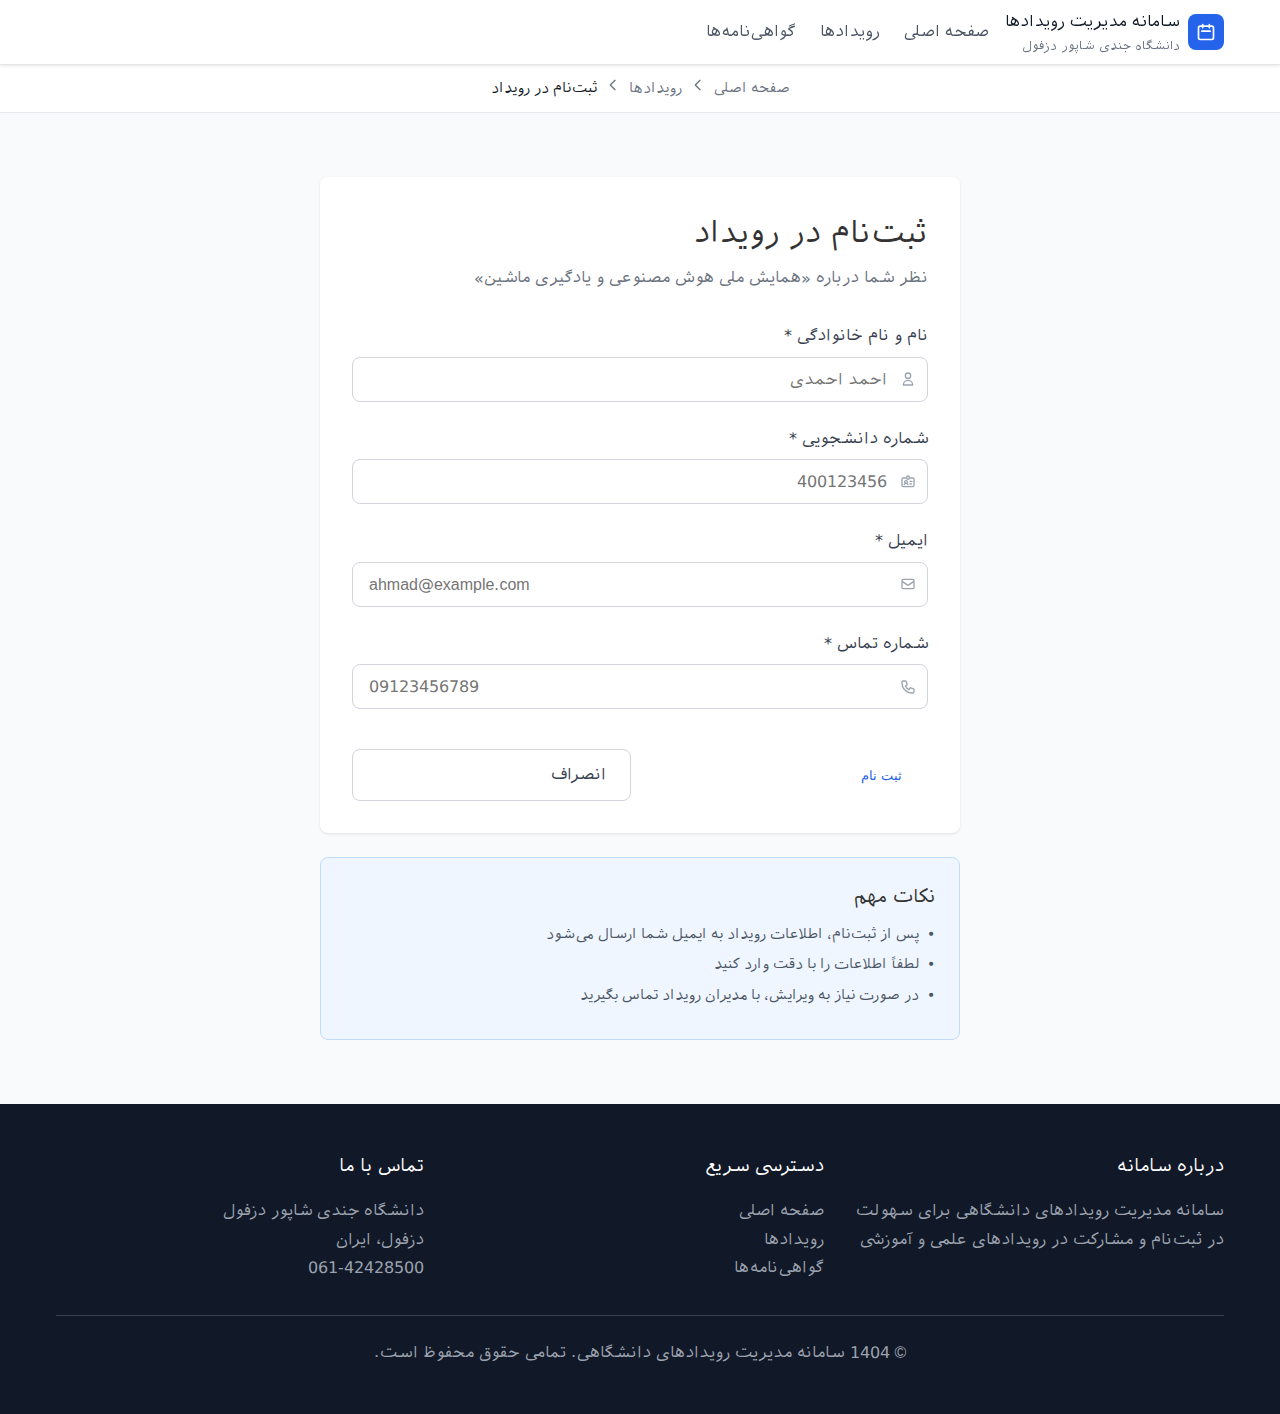
<file: register.html>
<!DOCTYPE html>
<html lang="fa" dir="rtl">
<head>
    <meta charset="UTF-8">
    <meta name="viewport" content="width=device-width, initial-scale=1.0">
    <title>ثبت‌نام - سامانه مدیریت رویدادهای دانشگاهی</title>
    <link rel="stylesheet" href="style.css?v=2">
</head>
<body>
    <!-- Header -->
    <header>
        <div class="container">
            <div class="header-content">
                <div class="flex align-center gap-2">
                    <a href="index.html" class="logo-section">
                        <div class="logo-icon">
                            <svg xmlns="http://www.w3.org/2000/svg" fill="none" viewBox="0 0 24 24" stroke="currentColor">
                                <path stroke-linecap="round" stroke-linejoin="round" stroke-width="2" d="M8 7V3m8 4V3m-9 8h10M5 21h14a2 2 0 002-2V7a2 2 0 00-2-2H5a2 2 0 00-2 2v12a2 2 0 002 2z" />
                            </svg>
                        </div>
                        <div class="logo-text">
                            <h1>سامانه مدیریت رویدادها</h1>
                            <p>دانشگاه جندی شاپور دزفول</p>
                        </div>
                    </a>

                    <nav>
                        <a href="index.html">صفحه اصلی</a>
                        <a href="events.html">رویدادها</a>
                        <a href="certificate.html">گواهی‌نامه‌ها</a>
                    </nav>
                </div>

                <button class="mobile-menu-btn">
                    <svg xmlns="http://www.w3.org/2000/svg" fill="none" viewBox="0 0 24 24" stroke="currentColor" width="24" height="24">
                        <path stroke-linecap="round" stroke-linejoin="round" stroke-width="2" d="M4 6h16M4 12h16M4 18h16" />
                    </svg>
                </button>
            </div>
        </div>
    </header>

    <!-- Breadcrumb -->
    <nav class="breadcrumb">
        <div class="container">
            <ul class="breadcrumb-list">
                <li><a href="index.html">صفحه اصلی</a></li>
                <li>
                    <svg xmlns="http://www.w3.org/2000/svg" fill="none" viewBox="0 0 24 24" stroke="currentColor" width="16" height="16">
                        <path stroke-linecap="round" stroke-linejoin="round" stroke-width="2" d="M15 19l-7-7 7-7" />
                    </svg>
                </li>
                <li><a href="events.html">رویدادها</a></li>
                <li>
                    <svg xmlns="http://www.w3.org/2000/svg" fill="none" viewBox="0 0 24 24" stroke="currentColor" width="16" height="16">
                        <path stroke-linecap="round" stroke-linejoin="round" stroke-width="2" d="M15 19l-7-7 7-7" />
                    </svg>
                </li>
                <li class="active">ثبت‌نام در رویداد</li>
            </ul>
        </div>
    </nav>

    <!-- Registration Form -->
    <section>
        <div class="container">
            <div style="max-width: 40rem; margin: 0 auto;">
                <article class="card" style="padding: 2rem;">
                    <div style="margin-bottom: 2rem;">
                        <h2 style="font-size: 1.875rem; margin-bottom: 0.5rem;">ثبت‌نام در رویداد</h2>
                        <p style="color: #6b7280;">
                            نظر شما درباره «همایش ملی هوش مصنوعی و یادگیری ماشین»
                        </p>
                    </div>

                    <form action="#" method="post">
                        <div class="form-group">
                            <label for="name" class="form-label">نام و نام خانوادگی *</label>
                            <div style="position: relative;">
                                <svg style="position: absolute; right: 0.75rem; top: 50%; transform: translateY(-50%); color: #9ca3af;" xmlns="http://www.w3.org/2000/svg" fill="none" viewBox="0 0 24 24" stroke="currentColor" width="16" height="16">
                                    <path stroke-linecap="round" stroke-linejoin="round" stroke-width="2" d="M16 7a4 4 0 11-8 0 4 4 0 018 0zM12 14a7 7 0 00-7 7h14a7 7 0 00-7-7z" />
                                </svg>
                                <input type="text" id="name" name="name" class="form-input" placeholder="احمد احمدی" style="padding-right: 2.5rem;" required>
                            </div>
                        </div>

                        <div class="form-group">
                            <label for="studentId" class="form-label">شماره دانشجویی *</label>
                            <div style="position: relative;">
                                <svg style="position: absolute; right: 0.75rem; top: 50%; transform: translateY(-50%); color: #9ca3af;" xmlns="http://www.w3.org/2000/svg" fill="none" viewBox="0 0 24 24" stroke="currentColor" width="16" height="16">
                                    <path stroke-linecap="round" stroke-linejoin="round" stroke-width="2" d="M10 6H5a2 2 0 00-2 2v9a2 2 0 002 2h14a2 2 0 002-2V8a2 2 0 00-2-2h-5m-4 0V5a2 2 0 114 0v1m-4 0a2 2 0 104 0m-5 8a2 2 0 100-4 2 2 0 000 4zm0 0c1.306 0 2.417.835 2.83 2M9 14a3.001 3.001 0 00-2.83 2M15 11h3m-3 4h2" />
                                </svg>
                                <input type="text" id="studentId" name="studentId" class="form-input" placeholder="400123456" style="padding-right: 2.5rem;" required>
                            </div>
                        </div>

                        <div class="form-group">
                            <label for="email" class="form-label">ایمیل *</label>
                            <div style="position: relative;">
                                <svg style="position: absolute; right: 0.75rem; top: 50%; transform: translateY(-50%); color: #9ca3af;" xmlns="http://www.w3.org/2000/svg" fill="none" viewBox="0 0 24 24" stroke="currentColor" width="16" height="16">
                                    <path stroke-linecap="round" stroke-linejoin="round" stroke-width="2" d="M3 8l7.89 5.26a2 2 0 002.22 0L21 8M5 19h14a2 2 0 002-2V7a2 2 0 00-2-2H5a2 2 0 00-2 2v10a2 2 0 002 2z" />
                                </svg>
                                <input type="email" id="email" name="email" class="form-input" placeholder="ahmad@example.com" style="padding-right: 2.5rem; direction: ltr; text-align: left;" required>
                            </div>
                        </div>

                        <div class="form-group">
                            <label for="phone" class="form-label">شماره تماس *</label>
                            <div style="position: relative;">
                                <svg style="position: absolute; right: 0.75rem; top: 50%; transform: translateY(-50%); color: #9ca3af;" xmlns="http://www.w3.org/2000/svg" fill="none" viewBox="0 0 24 24" stroke="currentColor" width="16" height="16">
                                    <path stroke-linecap="round" stroke-linejoin="round" stroke-width="2" d="M3 5a2 2 0 012-2h3.28a1 1 0 01.948.684l1.498 4.493a1 1 0 01-.502 1.21l-2.257 1.13a11.042 11.042 0 005.516 5.516l1.13-2.257a1 1 0 011.21-.502l4.493 1.498a1 1 0 01.684.949V19a2 2 0 01-2 2h-1C9.716 21 3 14.284 3 6V5z" />
                                </svg>
                                <input type="tel" id="phone" name="phone" class="form-input" placeholder="09123456789" style="padding-right: 2.5rem; direction: ltr; text-align: left;" required>
                            </div>
                        </div>

                        <div style="display: flex; gap: 1rem; padding-top: 1rem;">
                            <button type="submit" class="btn btn-primary" style="flex: 1;">
                                ثبت نام
                            </button>
                            <a href="event-detail.html" class="btn btn-outline" style="flex: 1; text-decoration: none;">
                                انصراف
                            </a>
                        </div>
                    </form>
                </article>

                <!-- Info Box -->
                <div class="info-card">
                    <h3>نکات مهم</h3>
                    <ul>
                        <li>
                            <span>•</span>
                            <span>پس از ثبت‌نام، اطلاعات رویداد به ایمیل شما ارسال می‌شود</span>
                        </li>
                        <li>
                            <span>•</span>
                            <span>لطفاً اطلاعات را با دقت وارد کنید</span>
                        </li>
                        <li>
                            <span>•</span>
                            <span>در صورت نیاز به ویرایش، با مدیران رویداد تماس بگیرید</span>
                        </li>
                    </ul>
                </div>
            </div>
        </div>
    </section>

    <!-- Footer -->
    <footer>
        <div class="container">
            <div class="footer-grid">
                <div class="footer-section">
                    <h3>درباره سامانه</h3>
                    <p>سامانه مدیریت رویدادهای دانشگاهی برای سهولت در ثبت‌نام و مشارکت در رویدادهای علمی و آموزشی</p>
                </div>
                <div class="footer-section">
                    <h3>دسترسی سریع</h3>
                    <ul>
                        <li><a href="index.html">صفحه اصلی</a></li>
                        <li><a href="events.html">رویدادها</a></li>
                        <li><a href="certificate.html">گواهی‌نامه‌ها</a></li>
                    </ul>
                </div>
                <div class="footer-section">
                    <h3>تماس با ما</h3>
                    <p>
                        دانشگاه جندی شاپور دزفول<br>
                        دزفول، ایران<br>
                        061-42428500
                    </p>
                </div>
            </div>
            <div class="footer-bottom">
                © 1404 سامانه مدیریت رویدادهای دانشگاهی. تمامی حقوق محفوظ است.
            </div>
        </div>
    </footer>
</body>
</html>
</file>
<file: style.css>
/* فونت ایران‌سنس - نسخه اصلاح‌شده */
@font-face {
  font-family: 'IRANSans';
  src: url('fonts/IranianSansRegular.woff2') format('woff2');
  font-weight: 400;
  font-style: normal;
}

@font-face {
  font-family: 'IRANSans';
  src: url('fonts/IranianSansRegular.woff2') format('woff2');
  font-weight: 700;
  font-style: normal;
}

@font-face {
  font-family: 'IRANSans';
  src: url('fonts/IRANSansBold-Edit.woff2') format('woff2');
  font-weight: 300;
  font-style: normal;
}

/* ریست و تنظیمات پایه */
* {
  margin: 0;
  padding: 0;
  box-sizing: border-box;
}

body {
  font-family: 'IRANSans', sans-serif;
  direction: rtl;
  line-height: 1.6;
  color: #333;
  background-color: #f9fafb;
}

/* Container */
.container {
  max-width: 1200px;
  margin: 0 auto;
  padding: 0 1rem;
}

/* Header */
header {
  background-color: white;
  border-bottom: 1px solid #e5e7eb;
  position: sticky;
  top: 0;
  z-index: 1000;
  box-shadow: 0 1px 3px rgba(0, 0, 0, 0.1);
}

header .header-content {
  display: flex;
  justify-content: space-between;
  align-items: center;
  height: 64px;
}

.logo-section {
  display: flex;
  align-items: center;
  gap: 0.5rem;
  text-decoration: none;
  color: inherit;
}

.logo-icon {
  background-color: #2563eb;
  color: white;
  padding: 0.5rem;
  border-radius: 0.5rem;
  display: flex;
  align-items: center;
  justify-content: center;
}

.logo-icon svg {
  width: 20px;
  height: 20px;
}

.logo-text h1 {
  font-size: 1rem;
  font-weight: 700;
  color: #111827;
  margin-bottom: 0.125rem;
}

.logo-text p {
  font-size: 0.75rem;
  color: #6b7280;
}

/* Navigation */
nav {
  display: flex;
  gap: 1.5rem;
  align-items: center;
}

nav a {
  text-decoration: none;
  color: #4b5563;
  font-weight: 400;
  transition: color 0.2s;
}

nav a:hover,
nav a.active {
  color: #2563eb;
}

.mobile-menu-btn {
  display: none;
  background: none;
  border: none;
  cursor: pointer;
  padding: 0.5rem;
}

/* Hero Section */
.hero {
  background: linear-gradient(135deg, #2563eb 0%, #1e40af 50%, #1e3a8a 100%);
  color: white;
  text-align: center;
  padding: 5rem 1rem;
  position: relative;
  overflow: hidden;
}

.hero::before,
.hero::after {
  content: '';
  position: absolute;
  width: 24rem;
  height: 24rem;
  background-color: rgba(255, 255, 255, 0.1);
  border-radius: 50%;
}

.hero::before {
  top: -12rem;
  right: -12rem;
}

.hero::after {
  bottom: -12rem;
  left: -12rem;
}

.hero-content {
  position: relative;
  z-index: 1;
  max-width: 48rem;
  margin: 0 auto;
}

.hero h2 {
  font-size: 3rem;
  font-weight: 700;
  margin-bottom: 1.5rem;
}

.hero p {
  font-size: 1.25rem;
  color: #dbeafe;
  margin-bottom: 2rem;
}

.hero-buttons {
  display: flex;
  gap: 1rem;
  justify-content: center;
  flex-wrap: wrap;
}

/* Buttons */
.btn {
  display: inline-flex;
  align-items: center;
  gap: 0.5rem;
  padding: 0.75rem 1.5rem;
  border-radius: 0.5rem;
  font-weight: 500;
  text-decoration: none;
  cursor: pointer;
  transition: all 0.2s;
  border: 2px solid transparent;
}

.btn-primary {
  background-color: white;
  color: #2563eb;
}

.btn-primary:hover {
  background-color: #f3f4f6;
}

.btn-secondary {
  background-color: transparent;
  color: white;
  border-color: white;
}

.btn-secondary:hover {
  background-color: rgba(255, 255, 255, 0.1);
}

.btn-outline {
  background-color: transparent;
  border: 1px solid #d1d5db;
  color: #374151;
}

.btn-outline:hover {
  background-color: #f9fafb;
}

.btn-block {
  width: 100%;
  justify-content: center;
}

.btn:disabled {
  opacity: 0.5;
  cursor: not-allowed;
}

/* Stats Section */
.stats {
  background-color: white;
  border-bottom: 1px solid #e5e7eb;
  padding: 3rem 1rem;
}

.stats-grid {
  display: grid;
  grid-template-columns: repeat(auto-fit, minmax(200px, 1fr));
  gap: 2rem;
  text-align: center;
}

.stat-item {
  display: flex;
  flex-direction: column;
  align-items: center;
}

.stat-icon {
  width: 4rem;
  height: 4rem;
  border-radius: 1rem;
  display: flex;
  align-items: center;
  justify-content: center;
  margin-bottom: 1rem;
}

.stat-icon.blue { background-color: #3b82f6; }
.stat-icon.green { background-color: #10b981; }
.stat-icon.purple { background-color: #8b5cf6; }
.stat-icon.orange { background-color: #f59e0b; }

.stat-icon svg {
  width: 2rem;
  height: 2rem;
  color: white;
}

.stat-value {
  font-size: 2rem;
  font-weight: 700;
  margin-bottom: 0.25rem;
}

.stat-label {
  color: #6b7280;
}

/* Section */
section {
  padding: 4rem 1rem;
}

.section-header {
  text-align: center;
  margin-bottom: 3rem;
}

.section-header h2 {
  font-size: 2rem;
  font-weight: 700;
  margin-bottom: 0.75rem;
}

.section-header p {
  color: #6b7280;
  font-size: 1.125rem;
}

/* Cards */
.card {
  background-color: white;
  border-radius: 0.5rem;
  box-shadow: 0 1px 3px rgba(0, 0, 0, 0.1);
  overflow: hidden;
  transition: box-shadow 0.2s;
}

.card:hover {
  box-shadow: 0 10px 15px -3px rgba(0, 0, 0, 0.1);
}

.card-image {
  width: 100%;
  height: 12rem;
  object-fit: cover;
  position: relative;
}

.card-image img {
  width: 100%;
  height: 100%;
  object-fit: cover;
  transition: transform 0.3s;
}

.card:hover .card-image img {
  transform: scale(1.05);
}

.card-body {
  padding: 1.5rem;
}

.card-title {
  font-size: 1.25rem;
  font-weight: 600;
  margin-bottom: 0.75rem;
  color: #111827;
}

.card-text {
  color: #6b7280;
  margin-bottom: 1rem;
  font-size: 0.875rem;
}

/* Grid */
.grid {
  display: grid;
  gap: 1.5rem;
}

.grid-2 {
  grid-template-columns: repeat(2, 1fr);
}

.grid-3 {
  grid-template-columns: repeat(3, 1fr);
}

.grid-4 {
  grid-template-columns: repeat(4, 1fr);
}

/* Badge */
.badge {
  display: inline-flex;
  align-items: center;
  padding: 0.25rem 0.75rem;
  border-radius: 9999px;
  font-size: 0.875rem;
  font-weight: 500;
}

.badge-primary {
  background-color: #dbeafe;
  color: #1e40af;
}

.badge-secondary {
  background-color: #f3f4f6;
  color: #4b5563;
}

.badge-success {
  background-color: #d1fae5;
  color: #065f46;
}

.badge-warning {
  background-color: #fef3c7;
  color: #92400e;
}

.badge-danger {
  background-color: #fee2e2;
  color: #991b1b;
}

/* Event Meta */
.event-meta {
  display: flex;
  flex-direction: column;
  gap: 0.75rem;
  margin: 1rem 0;
  font-size: 0.875rem;
  color: #6b7280;
}

.event-meta-item {
  display: flex;
  align-items: center;
  gap: 0.5rem;
}

.event-meta-item svg {
  width: 1rem;
  height: 1rem;
}

/* Tags */
.tags {
  display: flex;
  flex-wrap: wrap;
  gap: 0.5rem;
  margin: 1rem 0;
}

/* Form */
.form-group {
  margin-bottom: 1.5rem;
}

.form-label {
  display: block;
  margin-bottom: 0.5rem;
  font-weight: 500;
  color: #374151;
}

.form-input,
.form-textarea,
.form-select {
  width: 100%;
  padding: 0.75rem 1rem;
  border: 1px solid #d1d5db;
  border-radius: 0.5rem;
  font-family: 'IRANSans', sans-serif;
  font-size: 1rem;
  transition: border-color 0.2s, box-shadow 0.2s;
}

.form-input:focus,
.form-textarea:focus,
.form-select:focus {
  outline: none;
  border-color: #2563eb;
  box-shadow: 0 0 0 3px rgba(37, 99, 235, 0.1);
}

.form-textarea {
  resize: vertical;
  min-height: 120px;
}

/* Search and Filter */
.search-filter {
  background-color: white;
  border-bottom: 1px solid #e5e7eb;
  padding: 1rem 0;
  position: sticky;
  top: 64px;
  z-index: 100;
}

.search-filter-content {
  display: flex;
  gap: 1rem;
  flex-wrap: wrap;
}

.search-box {
  flex: 1;
  min-width: 250px;
  position: relative;
}

.search-box input {
  padding-right: 2.5rem;
}

.search-icon {
  position: absolute;
  right: 0.75rem;
  top: 50%;
  transform: translateY(-50%);
  color: #9ca3af;
}

.filter-select {
  min-width: 200px;
}

.results-count {
  margin-top: 0.75rem;
  font-size: 0.875rem;
  color: #6b7280;
}

/* Breadcrumb */
.breadcrumb {
  background-color: white;
  border-bottom: 1px solid #e5e7eb;
  padding: 0.75rem 0;
}

.breadcrumb-list {
  display: flex;
  align-items: center;
  gap: 0.5rem;
  font-size: 0.875rem;
  color: #6b7280;
  list-style: none;
}

.breadcrumb-list a {
  color: #6b7280;
  text-decoration: none;
  transition: color 0.2s;
}

.breadcrumb-list a:hover {
  color: #2563eb;
}

.breadcrumb-list .active {
  color: #111827;
}

/* Event Detail */
.event-detail-grid {
  display: grid;
  grid-template-columns: 2fr 1fr;
  gap: 2rem;
}

.event-detail-image {
  width: 100%;
  height: 400px;
  object-fit: cover;
  border-radius: 0.5rem 0.5rem 0 0;
}

.event-detail-content {
  padding: 2rem;
}

.event-detail-title {
  font-size: 2rem;
  font-weight: 700;
  margin-bottom: 0.5rem;
}

.event-detail-subtitle {
  color: #6b7280;
  margin-bottom: 1.5rem;
  direction: ltr;
  text-align: left;
}

.event-detail-description {
  color: #4b5563;
  line-height: 1.8;
  margin: 1.5rem 0;
}

.speakers-list {
  display: flex;
  flex-wrap: wrap;
  gap: 0.75rem;
  margin-top: 1rem;
}

.speaker-item {
  display: flex;
  align-items: center;
  gap: 0.5rem;
  background-color: #f9fafb;
  padding: 0.5rem 1rem;
  border-radius: 0.5rem;
}

/* Sidebar */
.sidebar {
  position: sticky;
  top: 96px;
}

.info-card {
  background-color: #eff6ff;
  border: 1px solid #bfdbfe;
  border-radius: 0.5rem;
  padding: 1.5rem;
  margin-top: 1.5rem;
}

.info-card h3 {
  font-weight: 600;
  margin-bottom: 0.75rem;
}

.info-card ul {
  list-style: none;
  font-size: 0.875rem;
  color: #4b5563;
}

.info-card li {
  display: flex;
  gap: 0.5rem;
  margin-bottom: 0.5rem;
}

/* Progress Bar */
.progress-bar {
  width: 100%;
  height: 0.5rem;
  background-color: #e5e7eb;
  border-radius: 9999px;
  overflow: hidden;
  margin-top: 0.5rem;
}

.progress-bar-fill {
  height: 100%;
  transition: width 0.3s;
}

.progress-bar-fill.green { background-color: #10b981; }
.progress-bar-fill.orange { background-color: #f59e0b; }
.progress-bar-fill.red { background-color: #ef4444; }

/* Rating Stars */
.rating {
  display: flex;
  gap: 0.5rem;
  align-items: center;
}

.star {
  width: 2rem;
  height: 2rem;
  cursor: pointer;
  transition: transform 0.2s;
}

.star:hover {
  transform: scale(1.1);
}

.star.filled {
  color: #fbbf24;
  fill: #fbbf24;
}

.star.empty {
  color: #d1d5db;
  fill: none;
}

/* Certificate */
.certificate {
  background-color: white;
  padding: 3rem;
  border: 8px double #7c3aed;
  border-radius: 0.5rem;
  position: relative;
  aspect-ratio: 1.414;
  display: flex;
  flex-direction: column;
  align-items: center;
  justify-content: center;
  text-align: center;
  overflow: hidden;
}

.certificate::before,
.certificate::after {
  content: '';
  position: absolute;
  width: 8rem;
  height: 8rem;
  border: 4px solid #ddd6fe;
  opacity: 0.3;
}

.certificate::before {
  top: 0;
  right: 0;
  border-bottom: none;
  border-left: none;
}

.certificate::after {
  bottom: 0;
  left: 0;
  border-top: none;
  border-right: none;
}

.certificate-icon {
  background-color: #f3e8ff;
  width: 6rem;
  height: 6rem;
  border-radius: 50%;
  display: flex;
  align-items: center;
  justify-content: center;
  margin-bottom: 2rem;
}

.certificate-icon svg {
  width: 4rem;
  height: 4rem;
  color: #7c3aed;
}

.certificate-title {
  font-size: 2.5rem;
  font-weight: 700;
  color: #581c87;
  margin-bottom: 1rem;
}

.certificate-divider {
  width: 6rem;
  height: 4px;
  background-color: #7c3aed;
  margin: 1rem auto;
}

.certificate-name {
  font-size: 2rem;
  font-weight: 700;
  color: #581c87;
  padding: 1rem 0;
  border-bottom: 2px solid #ddd6fe;
  margin: 1rem 0;
}

.certificate-event {
  font-size: 1.5rem;
  color: #111827;
  margin: 1rem 0;
}

.certificate-meta {
  display: flex;
  justify-content: center;
  gap: 2rem;
  color: #6b7280;
  margin-top: 2rem;
}

.certificate-footer {
  margin-top: 3rem;
}

/* Alert */
.alert {
  padding: 1rem 1.5rem;
  border-radius: 0.5rem;
  margin-bottom: 1rem;
}

.alert-info {
  background-color: #eff6ff;
  border: 1px solid #bfdbfe;
  color: #1e40af;
}

.alert-success {
  background-color: #d1fae5;
  border: 1px solid #6ee7b7;
  color: #065f46;
}

.alert-warning {
  background-color: #fef3c7;
  border: 1px solid #fde68a;
  color: #92400e;
}

.alert-error {
  background-color: #fee2e2;
  border: 1px solid #fecaca;
  color: #991b1b;
}

/* Footer */
footer {
  background-color: #111827;
  color: white;
  padding: 3rem 1rem;
}

.footer-grid {
  display: grid;
  grid-template-columns: repeat(auto-fit, minmax(250px, 1fr));
  gap: 2rem;
  margin-bottom: 2rem;
}

.footer-section h3 {
  font-size: 1.125rem;
  margin-bottom: 1rem;
}

.footer-section p,
.footer-section ul {
  color: #9ca3af;
  line-height: 1.8;
}

.footer-section ul {
  list-style: none;
}

.footer-section a {
  color: #9ca3af;
  text-decoration: none;
  transition: color 0.2s;
}

.footer-section a:hover {
  color: white;
}

.footer-bottom {
  border-top: 1px solid #374151;
  padding-top: 1.5rem;
  text-align: center;
  color: #9ca3af;
}

/* Empty State */
.empty-state {
  text-align: center;
  padding: 4rem 1rem;
}

.empty-state-icon {
  font-size: 4rem;
  margin-bottom: 1rem;
  color: #9ca3af;
}

.empty-state h3 {
  font-size: 1.25rem;
  color: #6b7280;
  margin-bottom: 0.5rem;
}

.empty-state p {
  color: #9ca3af;
}

/* Responsive */
@media (max-width: 1024px) {
  .event-detail-grid {
    grid-template-columns: 1fr;
  }
  
  .sidebar {
    position: static;
  }
}

@media (max-width: 768px) {
  nav {
    display: none;
  }
  
  .mobile-menu-btn {
    display: block;
  }
  
  .hero h2 {
    font-size: 2rem;
  }
  
  .hero p {
    font-size: 1rem;
  }
  
  .grid-2,
  .grid-3,
  .grid-4 {
    grid-template-columns: 1fr;
  }
  
  .stats-grid {
    grid-template-columns: repeat(2, 1fr);
  }
  
  .search-filter-content {
    flex-direction: column;
  }
  
  .search-box,
  .filter-select {
    width: 100%;
    min-width: 100%;
  }
  
  .certificate {
    padding: 1.5rem;
  }
  
  .certificate-title {
    font-size: 1.5rem;
  }
  
  .certificate-name {
    font-size: 1.25rem;
  }
  
  .certificate-event {
    font-size: 1rem;
  }
}

/* Utility Classes */
.text-center { text-align: center; }
.text-right { text-align: right; }
.text-left { text-align: left; }

.mt-1 { margin-top: 0.5rem; }
.mt-2 { margin-top: 1rem; }
.mt-3 { margin-top: 1.5rem; }
.mb-1 { margin-bottom: 0.5rem; }
.mb-2 { margin-bottom: 1rem; }
.mb-3 { margin-bottom: 1.5rem; }

.p-1 { padding: 0.5rem; }
.p-2 { padding: 1rem; }
.p-3 { padding: 1.5rem; }

.gap-1 { gap: 0.5rem; }
.gap-2 { gap: 1rem; }
.gap-3 { gap: 1.5rem; }

.flex { display: flex; }
.flex-column { flex-direction: column; }
.flex-wrap { flex-wrap: wrap; }
.justify-between { justify-content: space-between; }
.justify-center { justify-content: center; }
.align-center { align-items: center; }

.hidden { display: none; }

/* ==========================================
   استایل‌های فاز سوم - JavaScript Features
   ========================================== */

/* Theme Switcher Button */
.theme-toggle-btn {
  background-color: #f3f4f6;
  border: 1px solid #e5e7eb;
  border-radius: 0.5rem;
  padding: 0.5rem 1rem;
  cursor: pointer;
  display: flex;
  align-items: center;
  gap: 0.5rem;
  transition: all 0.2s;
  margin-right: 1rem;
}

.theme-toggle-btn:hover {
  background-color: #e5e7eb;
}

.theme-icon {
  font-size: 1.25rem;
}

/* Dark Theme */
body[data-theme="dark"] {
  background-color: #1f2937;
  color: #f3f4f6;
}

body[data-theme="dark"] header {
  background-color: #111827;
  border-bottom-color: #374151;
}

body[data-theme="dark"] .logo-text h1 {
  color: #f3f4f6;
}

body[data-theme="dark"] .logo-text p,
body[data-theme="dark"] nav a {
  color: #9ca3af;
}

body[data-theme="dark"] nav a:hover,
body[data-theme="dark"] nav a.active {
  color: #60a5fa;
}

body[data-theme="dark"] .card {
  background-color: #1f2937;
  border: 1px solid #374151;
}

body[data-theme="dark"] .card-title {
  color: #f3f4f6;
}

body[data-theme="dark"] .card-text,
body[data-theme="dark"] .stat-label {
  color: #9ca3af;
}

body[data-theme="dark"] .stats {
  background-color: #111827;
  border-bottom-color: #374151;
}

body[data-theme="dark"] section {
  background-color: #1f2937;
}

body[data-theme="dark"] .form-input,
body[data-theme="dark"] .form-textarea,
body[data-theme="dark"] .form-select {
  background-color: #374151;
  border-color: #4b5563;
  color: #f3f4f6;
}

body[data-theme="dark"] .breadcrumb {
  background-color: #111827;
  border-bottom-color: #374151;
}

body[data-theme="dark"] .theme-toggle-btn {
  background-color: #374151;
  border-color: #4b5563;
  color: #f3f4f6;
}

body[data-theme="dark"] .theme-toggle-btn:hover {
  background-color: #4b5563;
}

/* Event Slider */
.event-slider {
  position: relative;
  width: 100%;
  height: 500px;
  border-radius: 0.75rem;
  overflow: hidden;
  margin-bottom: 3rem;
  box-shadow: 0 10px 25px rgba(0, 0, 0, 0.2);
}

.slider-content {
  position: relative;
  width: 100%;
  height: 100%;
}

.slider-image {
  width: 100%;
  height: 100%;
  object-fit: cover;
}

.slider-overlay {
  position: absolute;
  bottom: 0;
  left: 0;
  right: 0;
  background: linear-gradient(to top, rgba(0, 0, 0, 0.9), transparent);
  padding: 3rem 2rem;
}

.slider-text {
  max-width: 800px;
}

.slider-title {
  font-size: 2rem;
  font-weight: 700;
  color: white;
  margin: 0.75rem 0;
}

.slider-date {
  color: #e5e7eb;
  display: flex;
  align-items: center;
  gap: 0.5rem;
  margin-top: 0.75rem;
}

.slider-btn {
  position: absolute;
  top: 50%;
  transform: translateY(-50%);
  background-color: rgba(255, 255, 255, 0.9);
  border: none;
  border-radius: 50%;
  width: 3rem;
  height: 3rem;
  display: flex;
  align-items: center;
  justify-content: center;
  cursor: pointer;
  transition: all 0.2s;
  z-index: 10;
}

.slider-btn:hover {
  background-color: white;
  transform: translateY(-50%) scale(1.1);
}

.slider-btn-prev {
  right: 1rem;
}

.slider-btn-next {
  left: 1rem;
}

.slider-indicators {
  position: absolute;
  bottom: 1.5rem;
  right: 2rem;
  display: flex;
  gap: 0.5rem;
  z-index: 10;
}

.slider-indicator {
  width: 0.75rem;
  height: 0.75rem;
  background-color: rgba(255, 255, 255, 0.5);
  border-radius: 50%;
  cursor: pointer;
  transition: all 0.2s;
}

.slider-indicator.active {
  background-color: white;
  width: 2rem;
  border-radius: 0.375rem;
}

/* Countdown Timer */
.countdown-container {
  display: flex;
  justify-content: center;
  gap: 1rem;
  padding: 1.5rem;
  background: linear-gradient(135deg, #667eea 0%, #764ba2 100%);
  border-radius: 0.75rem;
  margin: 1.5rem 0;
}

.countdown-item {
  display: flex;
  flex-direction: column;
  align-items: center;
  min-width: 70px;
}

.countdown-value {
  font-size: 2rem;
  font-weight: 700;
  color: white;
  line-height: 1;
}

.countdown-label {
  font-size: 0.875rem;
  color: rgba(255, 255, 255, 0.9);
  margin-top: 0.25rem;
}

.countdown-separator {
  font-size: 2rem;
  font-weight: 700;
  color: white;
  display: flex;
  align-items: center;
}

.countdown-finished {
  display: block;
  padding: 1rem 2rem;
  background-color: #fee2e2;
  color: #991b1b;
  border-radius: 0.5rem;
  text-align: center;
  font-weight: 600;
  margin: 1.5rem 0;
}

/* Form Validation Messages */
.form-message {
  padding: 1rem 1.5rem;
  border-radius: 0.5rem;
  margin-top: 1.5rem;
  font-size: 0.875rem;
  line-height: 1.6;
}

.form-message.error {
  background-color: #fee2e2;
  border: 1px solid #fecaca;
  color: #991b1b;
}

.form-message.success {
  background-color: #d1fae5;
  border: 1px solid #6ee7b7;
  color: #065f46;
}

.form-message p {
  margin: 0.25rem 0;
}

/* Responsive - Slider */
@media (max-width: 768px) {
  .event-slider {
    height: 350px;
  }

  .slider-title {
    font-size: 1.25rem;
  }

  .slider-overlay {
    padding: 2rem 1rem;
  }

  .slider-btn {
    width: 2.5rem;
    height: 2.5rem;
  }

  .countdown-container {
    gap: 0.5rem;
    padding: 1rem;
  }

  .countdown-item {
    min-width: 60px;
  }

  .countdown-value {
    font-size: 1.5rem;
  }

  .countdown-label {
    font-size: 0.75rem;
  }

  .countdown-separator {
    font-size: 1.5rem;
  }
}
.event-slider {
  margin-top: 40px;
  position: relative;
}

.slider-content {
  position: relative;
  overflow: hidden;
  border-radius: 16px;
  height: 360px;
}

.slider-image {
  width: 100%;
  height: 100%;
  object-fit: cover;
}

.slider-overlay {
  position: absolute;
  inset: 0;
  background: linear-gradient(to top, rgba(0,0,0,0.7), transparent);
  display: flex;
  align-items: flex-end;
  padding: 24px;
}

.slider-title {
  color: white;
  font-size: 20px;
}
body {
  font-family: 'IRANSans', Vazirmatn, sans-serif;
}
</file>
